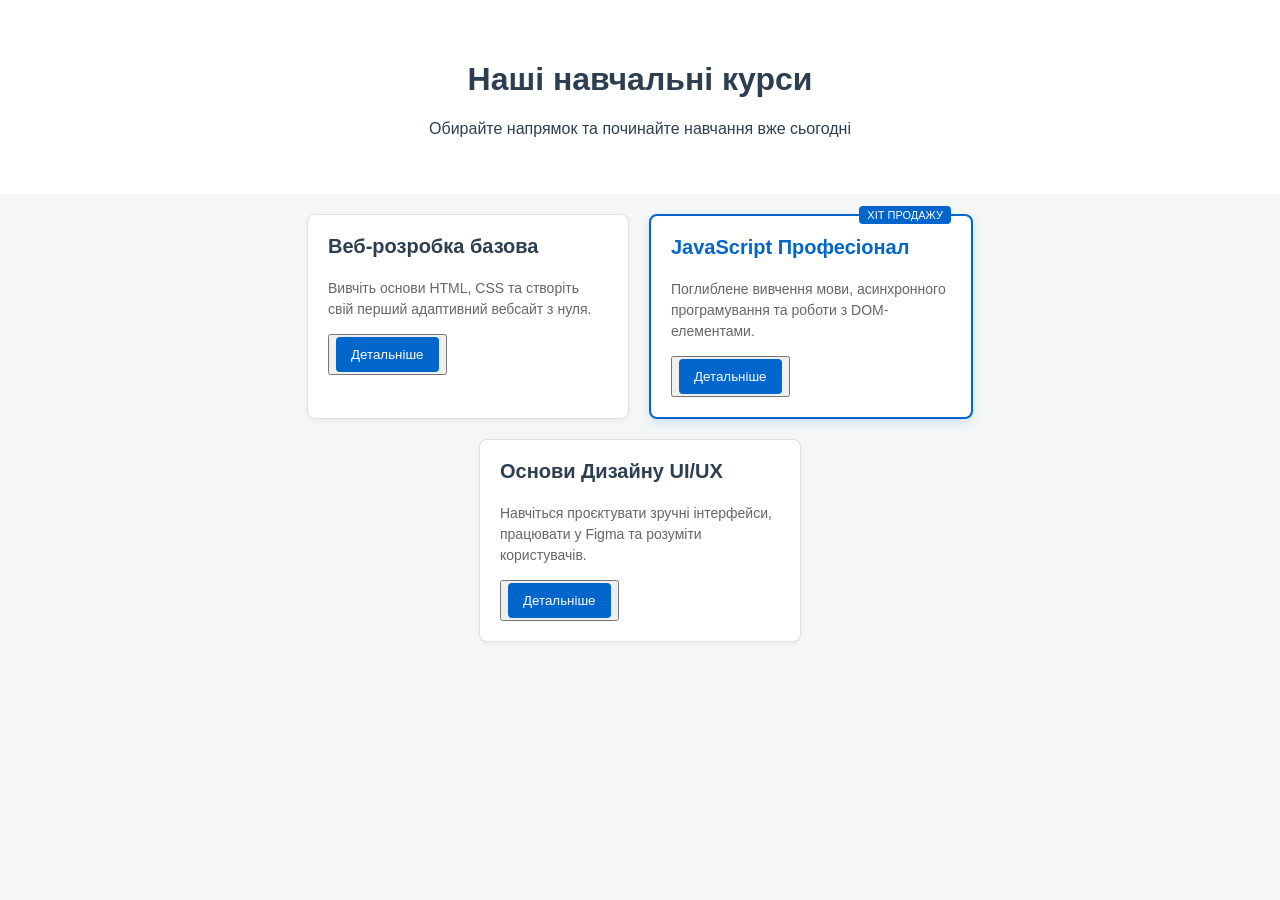
<file: sass and less/index.html>
<!DOCTYPE html>
<html lang="uk">
<head>
    <meta charset="UTF-8">
    <meta name="viewport" content="width=device-width, initial-scale=1.0">
    <title>Навчальні курси</title>
    <link rel="stylesheet" href="after.css">
</head>
<body>
    <header class="header">
        <h1>Наші навчальні курси</h1>
        <p>Обирайте напрямок та починайте навчання вже сьогодні</p>
    </header>

    <main class="container">
        <div class="courses-grid">
            <div class="course-card">
                <h3 class="course-card__title">Веб-розробка базова</h3>
                <p class="course-card__desc">Вивчіть основи HTML, CSS та створіть свій перший адаптивний вебсайт з нуля.</p>
                <button><a href="#" class="btn course-card__btn">Детальніше</a></button>
            </div>
            <div class="course-card course-card--popular">
                <span class="course-card__badge">Хіт продажу</span>
                <h3 class="course-card__title">JavaScript Професіонал</h3>
                <p class="course-card__desc">Поглиблене вивчення мови, асинхронного програмування та роботи з DOM-елементами.</p>
                <button><a href="#" class="btn course-card__btn">Детальніше</a></button>
            </div>
            <div class="course-card">
                <h3 class="course-card__title">Основи Дизайну UI/UX</h3>
                <p class="course-card__desc">Навчіться проєктувати зручні інтерфейси, працювати у Figma та розуміти користувачів.</p>
                <button><a href="#" class="btn course-card__btn">Детальніше</a></button>
            </div>
        </div>
    </main>
</body>
</html>
</file>
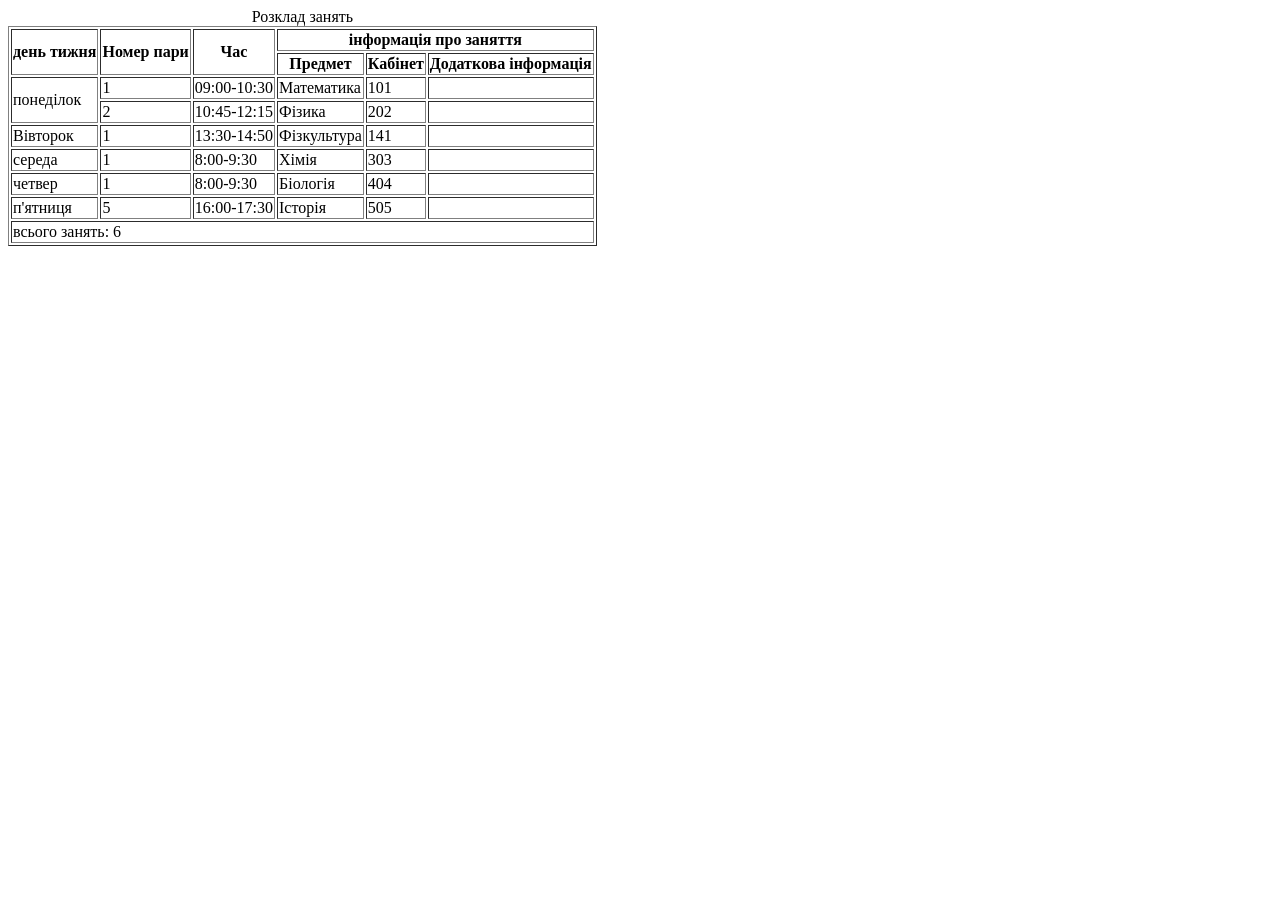
<file: about2.html>
<!DOCTYPE html>
<html lang="en">
<head>
    <meta charset="UTF-8">
    <meta name="viewport" content="width=device-width, initial-scale=1.0">
    <title>Document</title>
</head>
<body>
    <table border="1">
        <caption>Розклад занять</caption>
        <thead>
            <tr>
                <th rowspan="2">день тижня</th>
                <th rowspan="2">Номер пари</th>
                <th rowspan="2">Час</th>
                <th colspan="3">інформація про заняття</th>
                </tr>
                <tr>
                <th>Предмет</th>
                <th>Кабінет</th>
                <th>Додаткова інформація</th>
                </tr>
        </thead>
        <tbody>
            <tr>
                <td rowspan="2">понеділок</td>
                <td>1</td>
                <td>09:00-10:30</td>
                <td>Математика</td>
                <td>101</td>
                <td></td>
            </tr>
            <tr>
                <td>2</td>
                <td>10:45-12:15</td>
                <td>Фізика</td>
                <td>202</td>
                <td></td>
            </tr>
            <tr>
                <td>Вівторок</td>
                <td>1</td>
                <td>13:30-14:50</td>
                <td>Фізкультура</td>
                 <td>141</td>
                 <td></td>
            </tr>
            <tr>
                <td>середа</td>
                <td>1</td>
                <td>8:00-9:30</td>
                <td>Хімія</td>
                <td>303</td>
                <td></td>
            </tr>
            <tr>
                <td>четвер</td>
                <td>1</td>
                <td>8:00-9:30</td>
                <td>Біологія</td>
                <td>404</td>
                <td></td>
            </tr>
            <tr>
                <td>п'ятниця</td>
                <td>5</td>
                <td>16:00-17:30</td>
                <td>Історія</td>
                <td>505</td>
                <td></td>
            </tr>
        </tbody>
        <tfoot>
            <tr>
                <td colspan="6">всього занять: 6</td>
            </tr>
        </tfoot>
    </table>
</body>
</html>
</file>
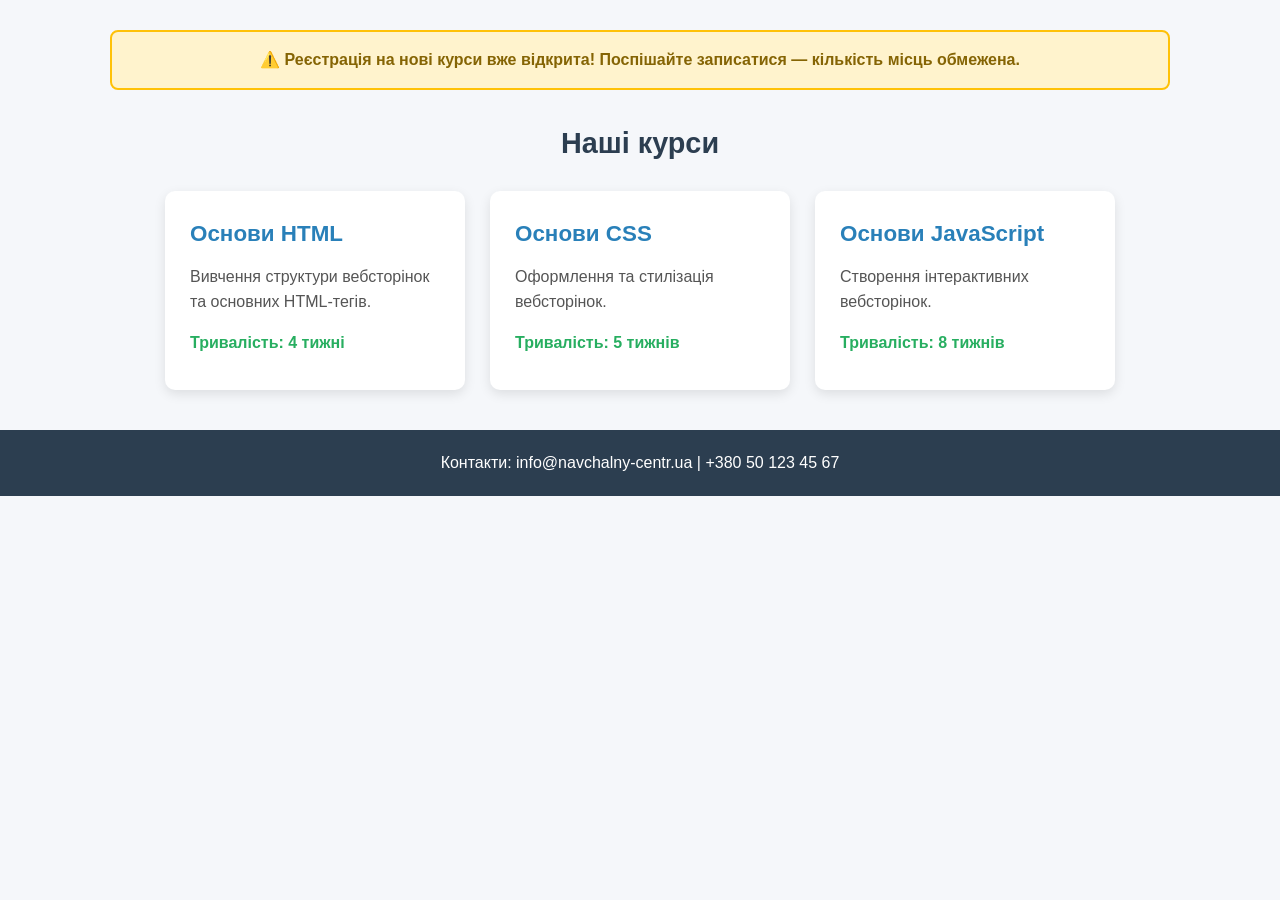
<file: index3.html>
<!DOCTYPE html>
<html lang="en">
<head>
    <meta charset="UTF-8">
    <meta name="viewport" content="width=device-width, initial-scale=1.0">
    <title>Document</title>
    <link rel="stylesheet" href="style.CSS">
</head>
<body>
    <main>
    <section class="notice">
        <p>⚠️ Реєстрація на нові курси вже відкрита! Поспішайте записатися — кількість місць обмежена.</p>
    </section>

    <section id="courses">
        <h2>Наші курси</h2>
        
        <div class="courses">
            <div class="card">
                <h3>Основи HTML</h3>
                <p>Вивчення структури вебсторінок та основних HTML-тегів.</p>
                <p class="duration">Тривалість: 4 тижні</p>
            </div>

            <div class="card">
                <h3>Основи CSS</h3>
                <p>Оформлення та стилізація вебсторінок.</p>
                <p class="duration">Тривалість: 5 тижнів</p>
            </div>

            <div class="card">
                <h3>Основи JavaScript</h3>
                <p>Створення інтерактивних вебсторінок.</p>
                <p class="duration">Тривалість: 8 тижнів</p>
            </div>
        </div>
    </section>
</main>

<footer id="contacts">
    <p>Контакти: info@navchalny-centr.ua | +380 50 123 45 67</p>
</footer>
</body>
</html>
</file>
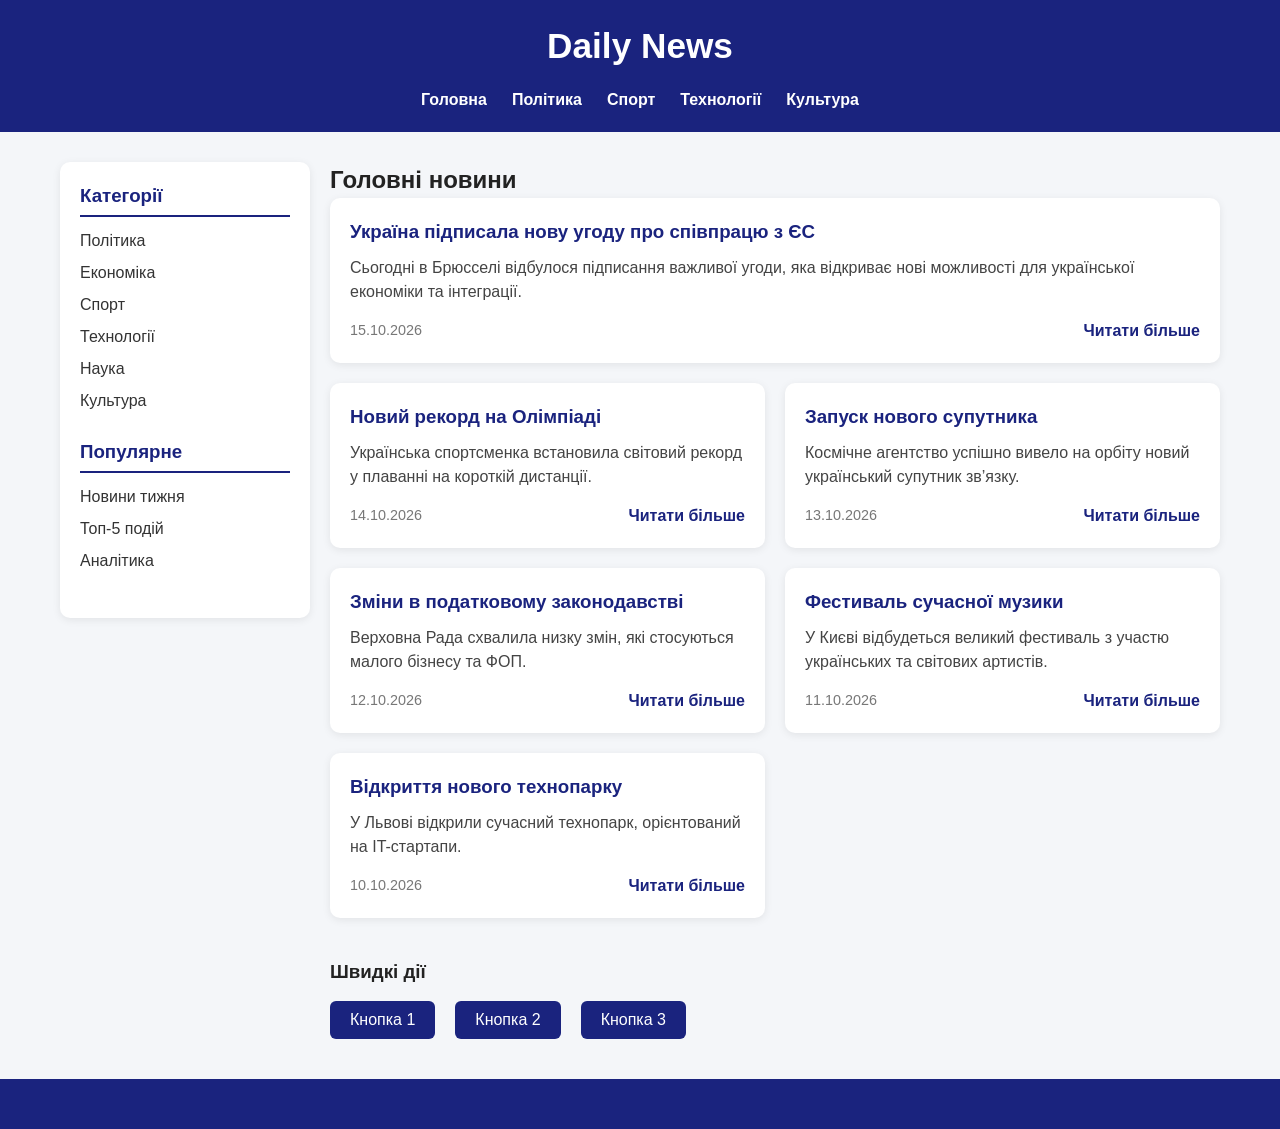
<file: index4.html>
<!DOCTYPE html>
<html lang="en">
<head>
    <meta charset="UTF-8">
    <meta name="viewport" content="width=device-width, initial-scale=1.0">
    <title>Document</title>
    <link rel="stylesheet" href="style2.CSS">
</head>
<body>
    <header>
    <h1>Daily News</h1>
    <nav class="menu">
        <a href="#">Головна</a>
        <a href="#">Політика</a>
        <a href="#">Спорт</a>
        <a href="#">Технології</a>
        <a href="#">Культура</a>
    </nav>
</header>

<div class="layout">
    <!-- Бокова панель -->
    <aside class="sidebar">
        <h3>Категорії</h3>
        <ul>
            <li><a href="#">Політика</a></li>
            <li><a href="#">Економіка</a></li>
            <li><a href="#">Спорт</a></li>
            <li><a href="#">Технології</a></li>
            <li><a href="#">Наука</a></li>
            <li><a href="#">Культура</a></li>
        </ul>

        <h3>Популярне</h3>
        <ul>
            <li><a href="#">Новини тижня</a></li>
            <li><a href="#">Топ-5 подій</a></li>
            <li><a href="#">Аналітика</a></li>
        </ul>
    </aside>

    <!-- Основний контент -->
    <main>
        <h2>Головні новини</h2>

        <div class="news">
            <!-- Головна новина (ширіша) -->
            <article class="news-card main-news">
                <h3>Україна підписала нову угоду про співпрацю з ЄС</h3>
                <p>Сьогодні в Брюсселі відбулося підписання важливої угоди, яка відкриває нові можливості для української економіки та інтеграції.</p>
                <div class="news-bottom">
                    <span>15.10.2026</span>
                    <a href="#">Читати більше</a>
                </div>
            </article>

            <article class="news-card">
                <h3>Новий рекорд на Олімпіаді</h3>
                <p>Українська спортсменка встановила світовий рекорд у плаванні на короткій дистанції.</p>
                <div class="news-bottom">
                    <span>14.10.2026</span>
                    <a href="#">Читати більше</a>
                </div>
            </article>

            <article class="news-card">
                <h3>Запуск нового супутника</h3>
                <p>Космічне агентство успішно вивело на орбіту новий український супутник зв’язку.</p>
                <div class="news-bottom">
                    <span>13.10.2026</span>
                    <a href="#">Читати більше</a>
                </div>
            </article>

            <article class="news-card">
                <h3>Зміни в податковому законодавстві</h3>
                <p>Верховна Рада схвалила низку змін, які стосуються малого бізнесу та ФОП.</p>
                <div class="news-bottom">
                    <span>12.10.2026</span>
                    <a href="#">Читати більше</a>
                </div>
            </article>

            <article class="news-card">
                <h3>Фестиваль сучасної музики</h3>
                <p>У Києві відбудеться великий фестиваль з участю українських та світових артистів.</p>
                <div class="news-bottom">
                    <span>11.10.2026</span>
                    <a href="#">Читати більше</a>
                </div>
            </article>

            <article class="news-card">
                <h3>Відкриття нового технопарку</h3>
                <p>У Львові відкрили сучасний технопарк, орієнтований на IT-стартапи.</p>
                <div class="news-bottom">
                    <span>10.10.2026</span>
                    <a href="#">Читати більше</a>
                </div>
            </article>
        </div>

        <!-- Спільне завдання: блок кнопок -->
        <section class="buttons-section">
            <h3>Швидкі дії</h3>
            <div class="buttons">
                <button>Кнопка 1</button>
                <button>Кнопка 2</button>
                <button>Кнопка 3</button>
            </div>
        </section>
    </main>
</div>

<footer>
</body>
</html>
</file>
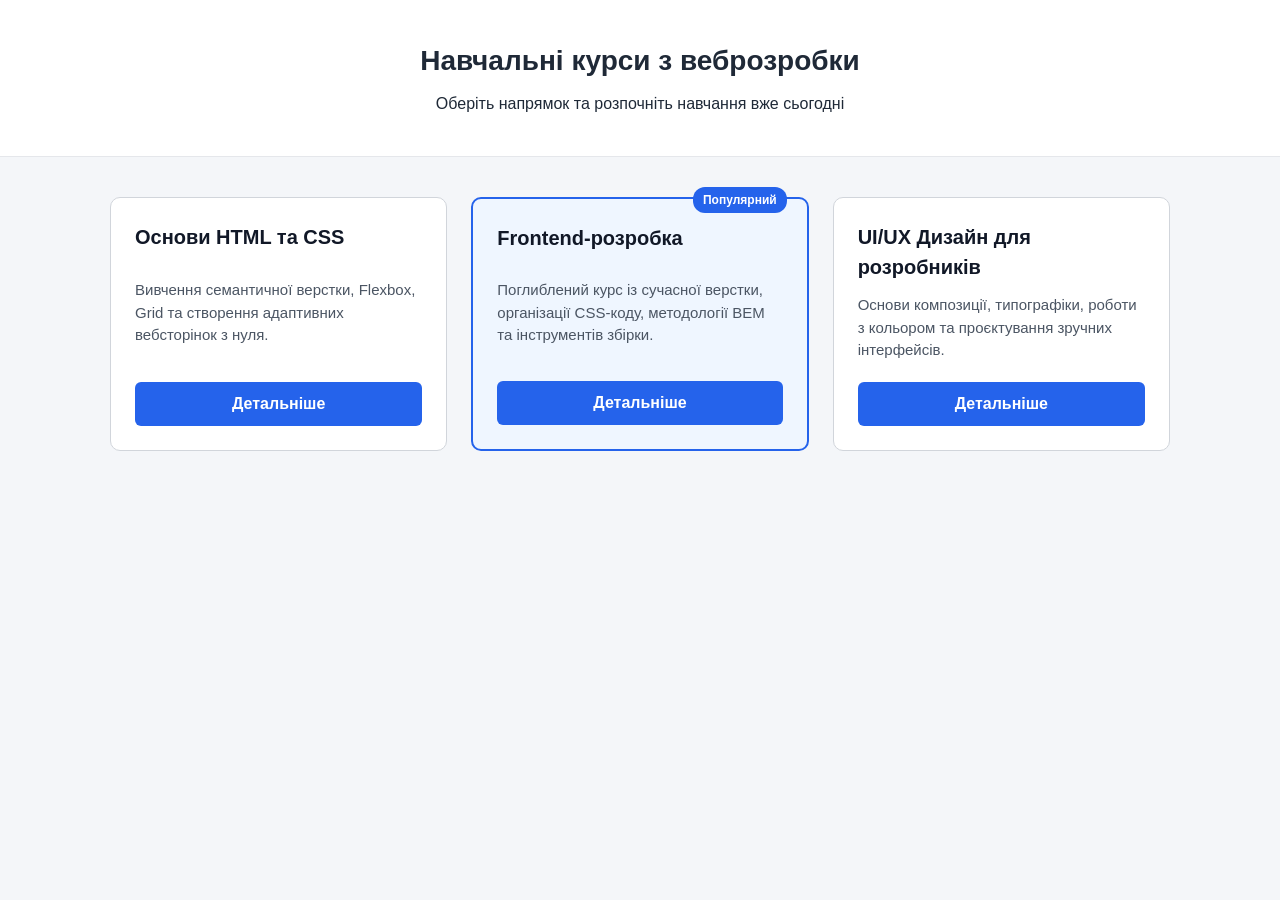
<file: оптимізація та огранізація css коду/index2.html>
<!DOCTYPE html>
<html lang="uk">
<head>
  <meta charset="UTF-8">
  <meta name="viewport" content="width=device-width, initial-scale=1.0">
  <title>Навчальні курси</title>
  <link rel="stylesheet" href="before.css">
</head>
<body>
  <header class="page-header">
    <h1>Навчальні курси з веброзробки</h1>
    <p>Оберіть напрямок та розпочніть навчання вже сьогодні</p>
  </header>

  <main class="container">
    <section class="courses-wrapper">
      <div class="course-box-1">
        <div class="title-1">Основи HTML та CSS</div>
        <p class="desc-1">Вивчення семантичної верстки, Flexbox, Grid та створення адаптивних вебсторінок з нуля.</p>
        <a href="#" class="btn-1">Детальніше</a>
      </div>

      <div class="course-box-2 popular-highlight">
        <span class="badge-pop">Популярний</span>
        <div class="title-2">Frontend-розробка</div>
        <p class="desc-2">Поглиблений курс із сучасної верстки, організації CSS-коду, методології BEM та інструментів збірки.</p>
        <a href="#" class="btn-2">Детальніше</a>
      </div>

      <div class="course-box-3">
        <div class="title-3">UI/UX Дизайн для розробників</div>
        <p class="desc-3">Основи композиції, типографіки, роботи з кольором та проєктування зручних інтерфейсів.</p>
        <a href="#" class="btn-3">Детальніше</a>
      </div>
    </section>
  </main>
</body>
</html>
</file>
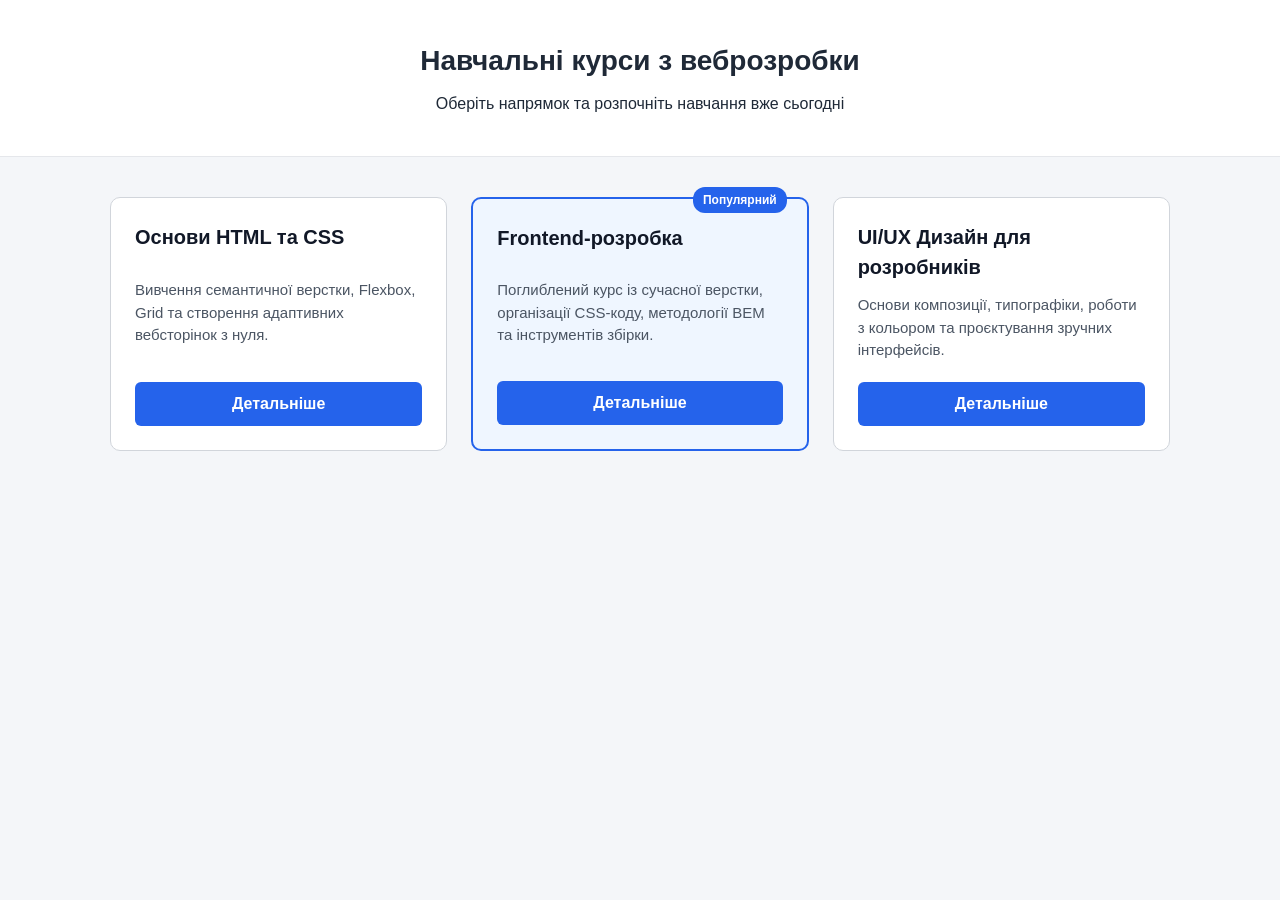
<file: оптимізація та огранізація css коду/index3.html>
<!DOCTYPE html>
<html lang="uk">
<head>
  <meta charset="UTF-8">
  <meta name="viewport" content="width=device-width, initial-scale=1.0">
  <title>Навчальні курси</title>
  <link rel="stylesheet" href="after.css">
</head>
<body>
  <header class="header">
    <h1 class="header__title">Навчальні курси з веброзробки</h1>
    <p class="header__subtitle">Оберіть напрямок та розпочніть навчання вже сьогодні</p>
  </header>

  <main class="container">
    <section class="courses-grid">
      <article class="course-card">
        <h2 class="course-card__title">Основи HTML та CSS</h2>
        <p class="course-card__description">Вивчення семантичної верстки, Flexbox, Grid та створення адаптивних вебсторінок з нуля.</p>
        <a href="#" class="button course-card__button">Детальніше</a>
      </article>

      <article class="course-card course-card--popular">
        <span class="course-card__badge">Популярний</span>
        <h2 class="course-card__title">Frontend-розробка</h2>
        <p class="course-card__description">Поглиблений курс із сучасної верстки, організації CSS-коду, методології BEM та інструментів збірки.</p>
        <a href="#" class="button course-card__button">Детальніше</a>
      </article>

      <article class="course-card">
        <h2 class="course-card__title">UI/UX Дизайн для розробників</h2>
        <p class="course-card__description">Основи композиції, типографіки, роботи з кольором та проєктування зручних інтерфейсів.</p>
        <a href="#" class="button course-card__button">Детальніше</a>
      </article>
    </section>
  </main>
</body>
</html>
</file>
<file: sass and less/after.css>
:root {
    --primary-color: #0066cc;
    --bg-color: #f4f7f6;
    --card-bg: #ffffff;
    --text-main: #2c3e50;
    --text-muted: #666666;
    --border-color: #e0e0e0;
    --spacing: 20px;
    --radius: 8px;
}

body {
    font-family: Arial, sans-serif;
    background-color: var(--bg-color);
    margin: 0;
    padding: 0;
}

.header {
    text-align: center;
    padding: 40px var(--spacing);
    background-color: var(--card-bg);
    color: var(--text-main);
}

.container {
    max-width: 1000px;
    margin: 0 auto;
    padding: var(--spacing);
}

.courses-grid {
    display: flex;
    gap: var(--spacing);
    justify-content: center;
    flex-wrap: wrap;
}


.course-card {
    background-color: var(--card-bg);
    border: 1px solid var(--border-color);
    border-radius: var(--radius);
    padding: var(--spacing);
    width: 280px;
    box-shadow: 0 2px 5px rgba(0, 0, 0, 0.05);
    transition: transform 0.2s ease;
    position: relative;
}

.course-card:hover {
    transform: translateY(-5px);
}


.course-card--popular {
    border: 2px solid var(--primary-color);
    box-shadow: 0 4px 10px rgba(0, 102, 204, 0.15);
}

.course-card__title {
    color: var(--text-main);
    font-size: 20px;
    margin-top: 0;
}

.course-card--popular .course-card__title {
    color: var(--primary-color);
}

.course-card__desc {
    color: var(--text-muted);
    font-size: 14px;
    line-height: 1.5;
}

.course-card__badge {
    position: absolute;
    top: -10px;
    right: 20px;
    background-color: var(--primary-color);
    color: #ffffff;
    font-size: 11px;
    padding: 3px 8px;
    border-radius: 4px;
    text-transform: uppercase;
}


.btn {
    display: inline-block;
    background-color: var(--primary-color);
    color: #ffffff;
    padding: 10px 15px;
    text-decoration: none;
    border-radius: 4px;
    text-align: center;
    transition: background-color 0.2s;
}

.btn:hover {
    background-color: #004c99;
}


@media (max-width: 600px) {
    .courses-grid {
        flex-direction: column;
        align-items: center;
    }
    
    .course-card {
        width: 100%;
        max-width: 320px;
    }
}
</file>
<file: style.CSS>
* {
    margin: 0;
    padding: 0;
    box-sizing: border-box;
}

body {
    font-family: Arial, Helvetica, sans-serif;
    line-height: 1.6;
    background-color: #f5f7fa;
    color: #333;
}

header {
    background-color: #2c3e50;
    color: white;
    padding: 20px 0;
    text-align: center;
}

header h1 {
    margin-bottom: 15px;
    font-size: 2.2rem;
}

nav ul {
    list-style: none;
    display: flex;
    justify-content: center;
    gap: 30px;
}

nav a {
    color: white;
    text-decoration: none;
    font-weight: bold;
    font-size: 1.1rem;
    transition: color 0.3s;
}

nav a:hover {
    color: #3498db;
}

main {
    max-width: 1100px;
    margin: 30px auto;
    padding: 0 20px;
}

.notice {
    background-color: #fff3cd;
    border: 2px solid #ffc107;
    border-radius: 8px;
    padding: 15px 20px;
    margin-bottom: 30px;
    text-align: center;
    font-weight: bold;
    color: #856404;
}

#courses h2 {
    text-align: center;
    margin-bottom: 25px;
    font-size: 1.8rem;
    color: #2c3e50;
}

.courses {
    display: flex;
    gap: 25px;
    flex-wrap: wrap;
    justify-content: center;
}

.card {
    background-color: white;
    border-radius: 10px;
    padding: 25px;
    width: 300px;
    box-shadow: 0 4px 12px rgba(0, 0, 0, 0.1);
    transition: transform 0.3s, box-shadow 0.3s;
}

.card:hover {
    transform: translateY(-5px);
    box-shadow: 0 8px 20px rgba(0, 0, 0, 0.15);
}

.card h3 {
    color: #2980b9;
    margin-bottom: 12px;
    font-size: 1.4rem;
}

.card p {
    margin-bottom: 10px;
    color: #555;
}

.duration {
    font-weight: bold;
    color: #27ae60 !important;
    margin-top: 15px;
}

footer {
    background-color: #2c3e50;
    color: white;
    text-align: center;
    padding: 20px;
    margin-top: 40px;
}
</file>
<file: style2.CSS>
* {
    margin: 0;
    padding: 0;
    box-sizing: border-box;
}
body {
    font-family: Arial, Helvetica, sans-serif;
    background-color: #f4f6f9;
    color: #222;
    line-height: 1.5;
}
/* ===== Header ===== */
header {
    background-color: #1a237e;
    color: white;
    padding: 20px;
    text-align: center;
}
header h1 {
    margin-bottom: 15px;
    font-size: 2.2rem;
}
/* ===== Меню (Flexbox) ===== */
.menu {
    display: flex;
    gap: 25px;
    justify-content: center;
    flex-wrap: wrap;
}
.menu a {
    color: white;
    text-decoration: none;
    font-weight: bold;
    transition: color 0.3s;
}
.menu a:hover {
    color: #90caf9;
}
/* ===== Основна сітка сторінки (CSS Grid) ===== */
.layout {
    display: grid;
    grid-template-columns: 250px 1fr;
    gap: 20px;
    max-width: 1200px;
    margin: 30px auto;
    padding: 0 20px;
}
/* ===== Бокова панель ===== */
.sidebar {
    background-color: white;
    padding: 20px;
    border-radius: 10px;
    box-shadow: 0 2px 8px rgba(0,0,0,0.08);
    height: fit-content;
}
.sidebar h3 {
    margin-bottom: 12px;
    color: #1a237e;
    border-bottom: 2px solid #1a237e;
    padding-bottom: 5px;
}
.sidebar ul {
    list-style: none;
    margin-bottom: 25px;
}
.sidebar li {
    margin-bottom: 8px;
}
.sidebar a {
    color: #333;
    text-decoration: none;
}
.sidebar a:hover {
    color: #1a237e;
}
/* ===== Блок новин (CSS Grid) ===== */
.news {
    display: grid;
    grid-template-columns: repeat(2, 1fr);
    gap: 20px;
}
.news-card {
    background-color: white;
    padding: 20px;
    border-radius: 10px;
    box-shadow: 0 2px 8px rgba(0,0,0,0.08);
    display: flex;
    flex-direction: column;
}
.news-card h3 {
    margin-bottom: 10px;
    color: #1a237e;
}
.news-card p {
    flex-grow: 1;
    margin-bottom: 15px;
    color: #444;
}
/* Головна новина займає 2 колонки */
.main-news {
    grid-column: span 2;
}
/* Нижня частина новини (Flexbox) */
.news-bottom {
    display: flex;
    justify-content: space-between;
    align-items: center;
}
.news-bottom span {
    color: #777;
    font-size: 0.9rem;
}
.news-bottom a {
    color: #1a237e;
    text-decoration: none;
    font-weight: bold;
}
.news-bottom a:hover {
    text-decoration: underline;
}
/* ===== Блок кнопок (спільне завдання) ===== */
.buttons-section {
    margin-top: 40px;
}
.buttons-section h3 {
    margin-bottom: 15px;
}
.buttons {
    display: flex;
    justify-content: flex-start;
    gap: 20px;
    flex-wrap: wrap;
}
.buttons button {
    padding: 10px 20px;
    background-color: #1a237e;
    color: white;
    border: none;
    border-radius: 6px;
    cursor: pointer;
    font-size: 1rem;
    transition: background-color 0.3s;
}
.buttons button:hover {
    background-color: #303f9f;
}
/* ===== Footer ===== */
footer {
    background-color: #1a237e;
    color: white;
    text-align: center;
    padding: 25px;
    margin-top: 40px;
}
footer p {
    margin: 5px 0;
}
</file>
<file: оптимізація та огранізація css коду/before.css>
* {
  box-sizing: border-box;
  margin: 0;
  padding: 0;
}

body {
  font-family: Arial, sans-serif;
  background-color: #f4f6f9;
  color: #1f2937;
  line-height: 1.5;
}

.page-header {
  text-align: center;
  padding: 40px 20px;
  background-color: #ffffff;
  border-bottom: 1px solid #e5e7eb;
}

.page-header h1 {
  font-size: 28px;
  margin-bottom: 10px;
}

.container {
  max-width: 1100px;
  margin: 40px auto;
  padding: 0 20px;
}

.courses-wrapper {
  display: grid;
  grid-template-columns: repeat(3, 1fr);
  gap: 24px;
}


.course-box-1 {
  background-color: #ffffff;
  border: 1px solid #d1d5db;
  border-radius: 10px;
  padding: 24px;
  display: flex;
  flex-direction: column;
  justify-content: space-between;
}

.course-box-2 {
  background-color: #ffffff;
  border: 1px solid #d1d5db;
  border-radius: 10px;
  padding: 24px;
  display: flex;
  flex-direction: column;
  justify-content: space-between;
  position: relative;
}

.course-box-3 {
  background-color: #ffffff;
  border: 1px solid #d1d5db;
  border-radius: 10px;
  padding: 24px;
  display: flex;
  flex-direction: column;
  justify-content: space-between;
}

.popular-highlight {
  border: 2px solid #2563eb;
  background-color: #eff6ff;
}

.badge-pop {
  position: absolute;
  top: -12px;
  right: 20px;
  background-color: #2563eb;
  color: #ffffff;
  font-size: 12px;
  font-weight: bold;
  padding: 4px 10px;
  border-radius: 12px;
}


.courses-wrapper .course-box-1 .title-1 {
  font-size: 20px;
  font-weight: bold;
  margin-bottom: 12px;
  color: #111827;
}

.courses-wrapper .course-box-2 .title-2 {
  font-size: 20px;
  font-weight: bold;
  margin-bottom: 12px;
  color: #111827;
}

.courses-wrapper .course-box-3 .title-3 {
  font-size: 20px;
  font-weight: bold;
  margin-bottom: 12px;
  color: #111827;
}


.desc-1 {
  font-size: 15px;
  color: #4b5563;
  margin-bottom: 20px;
}

.desc-2 {
  font-size: 15px;
  color: #4b5563;
  margin-bottom: 20px;
}

.desc-3 {
  font-size: 15px;
  color: #4b5563;
  margin-bottom: 20px;
}


.btn-1 {
  display: inline-block;
  text-align: center;
  background-color: #2563eb;
  color: #ffffff;
  text-decoration: none;
  padding: 10px 16px;
  border-radius: 6px;
  font-weight: bold;
}

.btn-2 {
  display: inline-block;
  text-align: center;
  background-color: #2563eb;
  color: #ffffff;
  text-decoration: none;
  padding: 10px 16px;
  border-radius: 6px;
  font-weight: bold;
}

.btn-3 {
  display: inline-block;
  text-align: center;
  background-color: #2563eb;
  color: #ffffff;
  text-decoration: none;
  padding: 10px 16px;
  border-radius: 6px;
  font-weight: bold;
}

.btn-1:hover,
.btn-2:hover,
.btn-3:hover {
  background-color: #1d4ed8;
}

@media (max-width: 600px) {
  .courses-wrapper {
    grid-template-columns: 1fr;
  }
}
</file>
<file: оптимізація та огранізація css коду/after.css>
:root {
  --color-bg-page: #f4f6f9;
  --color-bg-card: #ffffff;
  --color-bg-popular: #eff6ff;
  --color-primary: #2563eb;
  --color-primary-hover: #1d4ed8;
  --color-text-main: #1f2937;
  --color-text-heading: #111827;
  --color-text-muted: #4b5563;
  --border-default: 1px solid #d1d5db;
  --border-popular: 2px solid #2563eb;
  --border-header: 1px solid #e5e7eb;
  --gap-grid: 24px;
  --padding-card: 24px;
  --radius-card: 10px;
  --radius-btn: 6px;
}

* {
  box-sizing: border-box;
  margin: 0;
  padding: 0;
}

body {
  font-family: Arial, sans-serif;
  background-color: var(--color-bg-page);
  color: var(--color-text-main);
  line-height: 1.5;
}

.header {
  text-align: center;
  padding: 40px 20px;
  background-color: var(--color-bg-card);
  border-bottom: var(--border-header);
}

.header__title {
  font-size: 28px;
  margin-bottom: 10px;
}

.container {
  max-width: 1100px;
  margin: 40px auto;
  padding: 0 20px;
}

.courses-grid {
  display: grid;
  grid-template-columns: repeat(3, 1fr);
  gap: var(--gap-grid);
}


.course-card {
  position: relative;
  display: flex;
  flex-direction: column;
  justify-content: space-between;
  background-color: var(--color-bg-card);
  border: var(--border-default);
  border-radius: var(--radius-card);
  padding: var(--padding-card);
  transition: transform 0.2s ease, box-shadow 0.2s ease;
}

.course-card:hover {
  transform: translateY(-4px);
  box-shadow: 0 8px 16px rgba(0, 0, 0, 0.08);
}


.course-card--popular {
  border: var(--border-popular);
  background-color: var(--color-bg-popular);
}


.course-card__badge {
  position: absolute;
  top: -12px;
  right: 20px;
  background-color: var(--color-primary);
  color: var(--color-bg-card);
  font-size: 12px;
  font-weight: bold;
  padding: 4px 10px;
  border-radius: 12px;
}

.course-card__title {
  font-size: 20px;
  font-weight: bold;
  margin-bottom: 12px;
  color: var(--color-text-heading);
}

.course-card__description {
  font-size: 15px;
  color: var(--color-text-muted);
  margin-bottom: 20px;
}


.button {
  display: inline-block;
  text-align: center;
  background-color: var(--color-primary);
  color: var(--color-bg-card);
  text-decoration: none;
  padding: 10px 16px;
  border-radius: var(--radius-btn);
  font-weight: bold;
  transition: background-color 0.2s ease;
}

.button:hover {
  background-color: var(--color-primary-hover);
}

@media (max-width: 600px) {
  .courses-grid {
    grid-template-columns: 1fr;
  }

  .header__title {
    font-size: 24px;
  }
}
</file>
